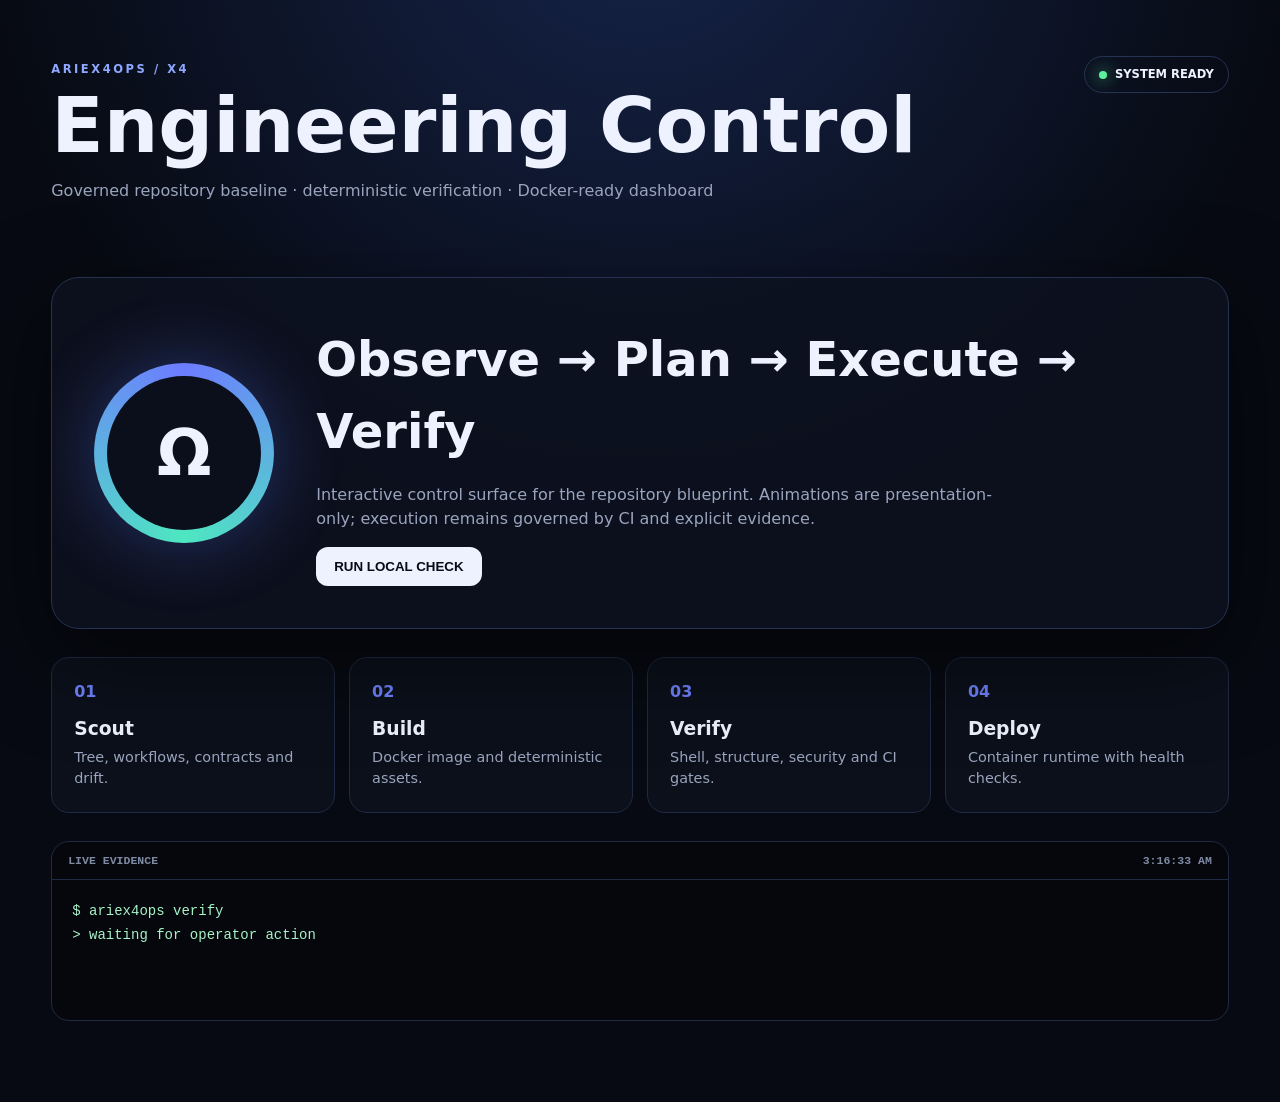
<file: app/index.html>
<!doctype html>
<html lang="en">
<head>
<meta charset="utf-8"><meta name="viewport" content="width=device-width,initial-scale=1">
<meta name="description" content="ARIEX4OPS governed engineering control dashboard">
<title>ARIEX4OPS Control</title><link rel="stylesheet" href="styles.css">
</head>
<body>
<div class="grid"></div><main>
<header><div><span class="eyebrow">ARIEX4OPS / X4</span><h1>Engineering Control</h1><p>Governed repository baseline · deterministic verification · Docker-ready dashboard</p></div><div class="status"><i></i><span id="status">SYSTEM READY</span></div></header>
<section class="hero"><div class="orb"><span>Ω</span></div><div><h2>Observe → Plan → Execute → Verify</h2><p>Interactive control surface for the repository blueprint. Animations are presentation-only; execution remains governed by CI and explicit evidence.</p><button id="run">RUN LOCAL CHECK</button></div></section>
<section class="cards"><article><b>01</b><h3>Scout</h3><p>Tree, workflows, contracts and drift.</p></article><article><b>02</b><h3>Build</h3><p>Docker image and deterministic assets.</p></article><article><b>03</b><h3>Verify</h3><p>Shell, structure, security and CI gates.</p></article><article><b>04</b><h3>Deploy</h3><p>Container runtime with health checks.</p></article></section>
<section class="terminal"><div class="termhead"><span>LIVE EVIDENCE</span><span id="clock">--:--:--</span></div><pre id="log">$ ariex4ops verify
> waiting for operator action
</pre></section>
</main><script src="app.js"></script>
</body></html>
</file>
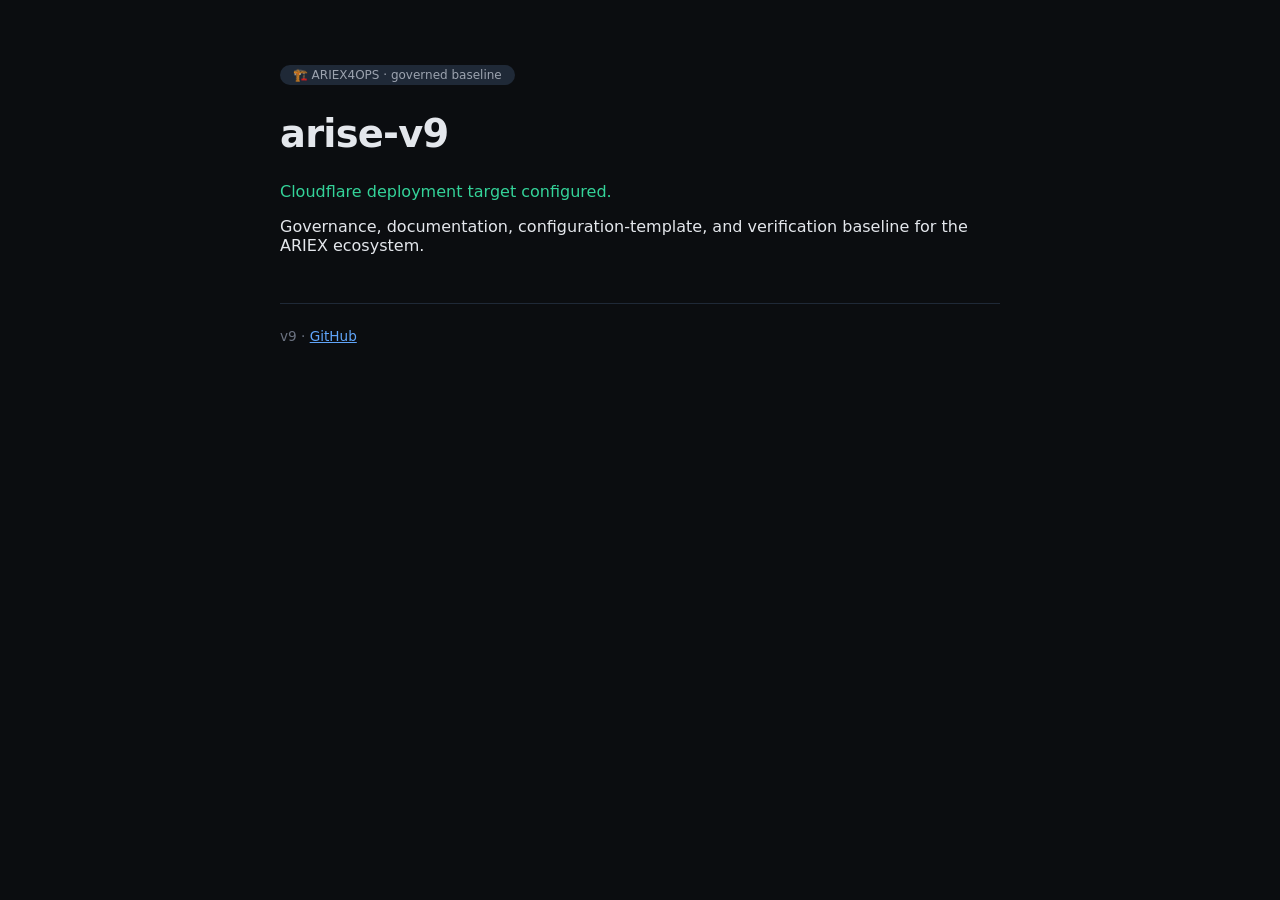
<file: pages/index.html>
<!doctype html>
<html lang="en">
<head>
  <meta charset="utf-8" />
  <meta name="viewport" content="width=device-width, initial-scale=1" />
  <title>ARISE v9 · ARIEX4OPS</title>
  <style>
    body{font-family:system-ui,sans-serif;max-width:720px;margin:4rem auto;padding:0 1.5rem;background:#0b0d10;color:#e4e7ec}
    h1{font-weight:600;font-size:2.4rem;letter-spacing:-.02em}
    .badge{display:inline-block;background:#1f2937;padding:.2rem .8rem;border-radius:999px;font-size:.75rem;color:#9ca3af}
    .status{color:#34d399}
    .footer{margin-top:3rem;border-top:1px solid #1f2937;padding-top:1.5rem;font-size:.85rem;color:#6b7280}
    a{color:#60a5fa}
  </style>
</head>
<body>
  <div class="badge">🏗️ ARIEX4OPS · governed baseline</div>
  <h1>arise-v9</h1>
  <p class="status">Cloudflare deployment target configured.</p>
  <p>Governance, documentation, configuration-template, and verification baseline for the ARIEX ecosystem.</p>
  <div class="footer"><span>v9 · <a href="https://github.com/dhe-cruzer69/arise-v9">GitHub</a></span></div>
</body>
</html>
</file>
<file: app/styles.css>
:root{font-family:Inter,system-ui,sans-serif;color:#eef2ff;background:#070a12;line-height:1.5}*{box-sizing:border-box}body{margin:0;min-height:100vh;overflow-x:hidden;background:radial-gradient(circle at 50% -10%,#16244a 0,#070a12 48%)}.grid{position:fixed;inset:0;pointer-events:none;opacity:.2;background-image:linear-gradient(#ffffff08 1px,transparent 1px),linear-gradient(90deg,#ffffff08 1px,transparent 1px);background-size:42px 42px;mask-image:linear-gradient(to bottom,#000,transparent 80%)}main{width:min(1180px,92vw);margin:auto;padding:56px 0 80px}header{display:flex;justify-content:space-between;gap:24px;align-items:flex-start}.eyebrow{letter-spacing:.22em;font-size:.72rem;font-weight:800;color:#8ea7ff}h1{font-size:clamp(2.4rem,6vw,5rem);line-height:.95;margin:10px 0}h2{font-size:clamp(1.7rem,4vw,3rem);margin:.2rem 0 1rem}p{color:#9aa5bd;max-width:680px}.status{border:1px solid #263252;border-radius:999px;padding:9px 14px;display:flex;gap:8px;align-items:center;font-size:.72rem;font-weight:800}.status i{width:8px;height:8px;border-radius:50%;background:#5df2a0;box-shadow:0 0 16px #5df2a0}.hero{position:relative;margin:58px 0 28px;padding:42px;border:1px solid #263252;border-radius:28px;background:#0d1220d9;display:flex;align-items:center;gap:42px;overflow:hidden;box-shadow:0 30px 90px #0008}.orb{width:180px;height:180px;flex:none;border-radius:50%;display:grid;place-items:center;background:conic-gradient(from 0deg,#6c7cff,#4ee7c1,#6c7cff);animation:spin 9s linear infinite;box-shadow:0 0 70px #6274ff55}.orb:after{content:"";position:absolute;width:154px;height:154px;border-radius:50%;background:#0b0f1b}.orb span{z-index:1;font-size:4rem;font-weight:900}.hero button{border:0;border-radius:12px;padding:12px 18px;background:#eef2ff;color:#080b13;font-weight:900;cursor:pointer}.cards{display:grid;grid-template-columns:repeat(4,1fr);gap:14px}.cards article{padding:22px;border:1px solid #202a44;border-radius:18px;background:#0b101b;transition:transform .25s,border-color .25s}.cards article:hover{transform:translateY(-5px);border-color:#6175ff}.cards b{color:#7183ff}.cards h3{margin:.7rem 0 .2rem}.cards p{font-size:.9rem;margin:0}.terminal{margin-top:28px;border:1px solid #202a44;border-radius:18px;overflow:hidden;background:#05070c}.termhead{padding:12px 16px;border-bottom:1px solid #202a44;display:flex;justify-content:space-between;color:#7f8aa3;font:700 .72rem ui-monospace,monospace}.terminal pre{min-height:140px;margin:0;padding:20px;color:#a7f3c8;font:14px/1.7 ui-monospace,SFMono-Regular,monospace}@keyframes spin{to{transform:rotate(360deg)}}@media(max-width:760px){header,.hero{flex-direction:column}.hero{padding:28px}.cards{grid-template-columns:1fr 1fr}.orb{width:120px;height:120px}.orb:after{width:102px;height:102px}}@media(max-width:480px){.cards{grid-template-columns:1fr}}
@media (prefers-reduced-motion: reduce) {
  .orb { animation: none; }
  .cards article { transition: none; }
  .cards article:hover { transform: none; }
}
</file>
